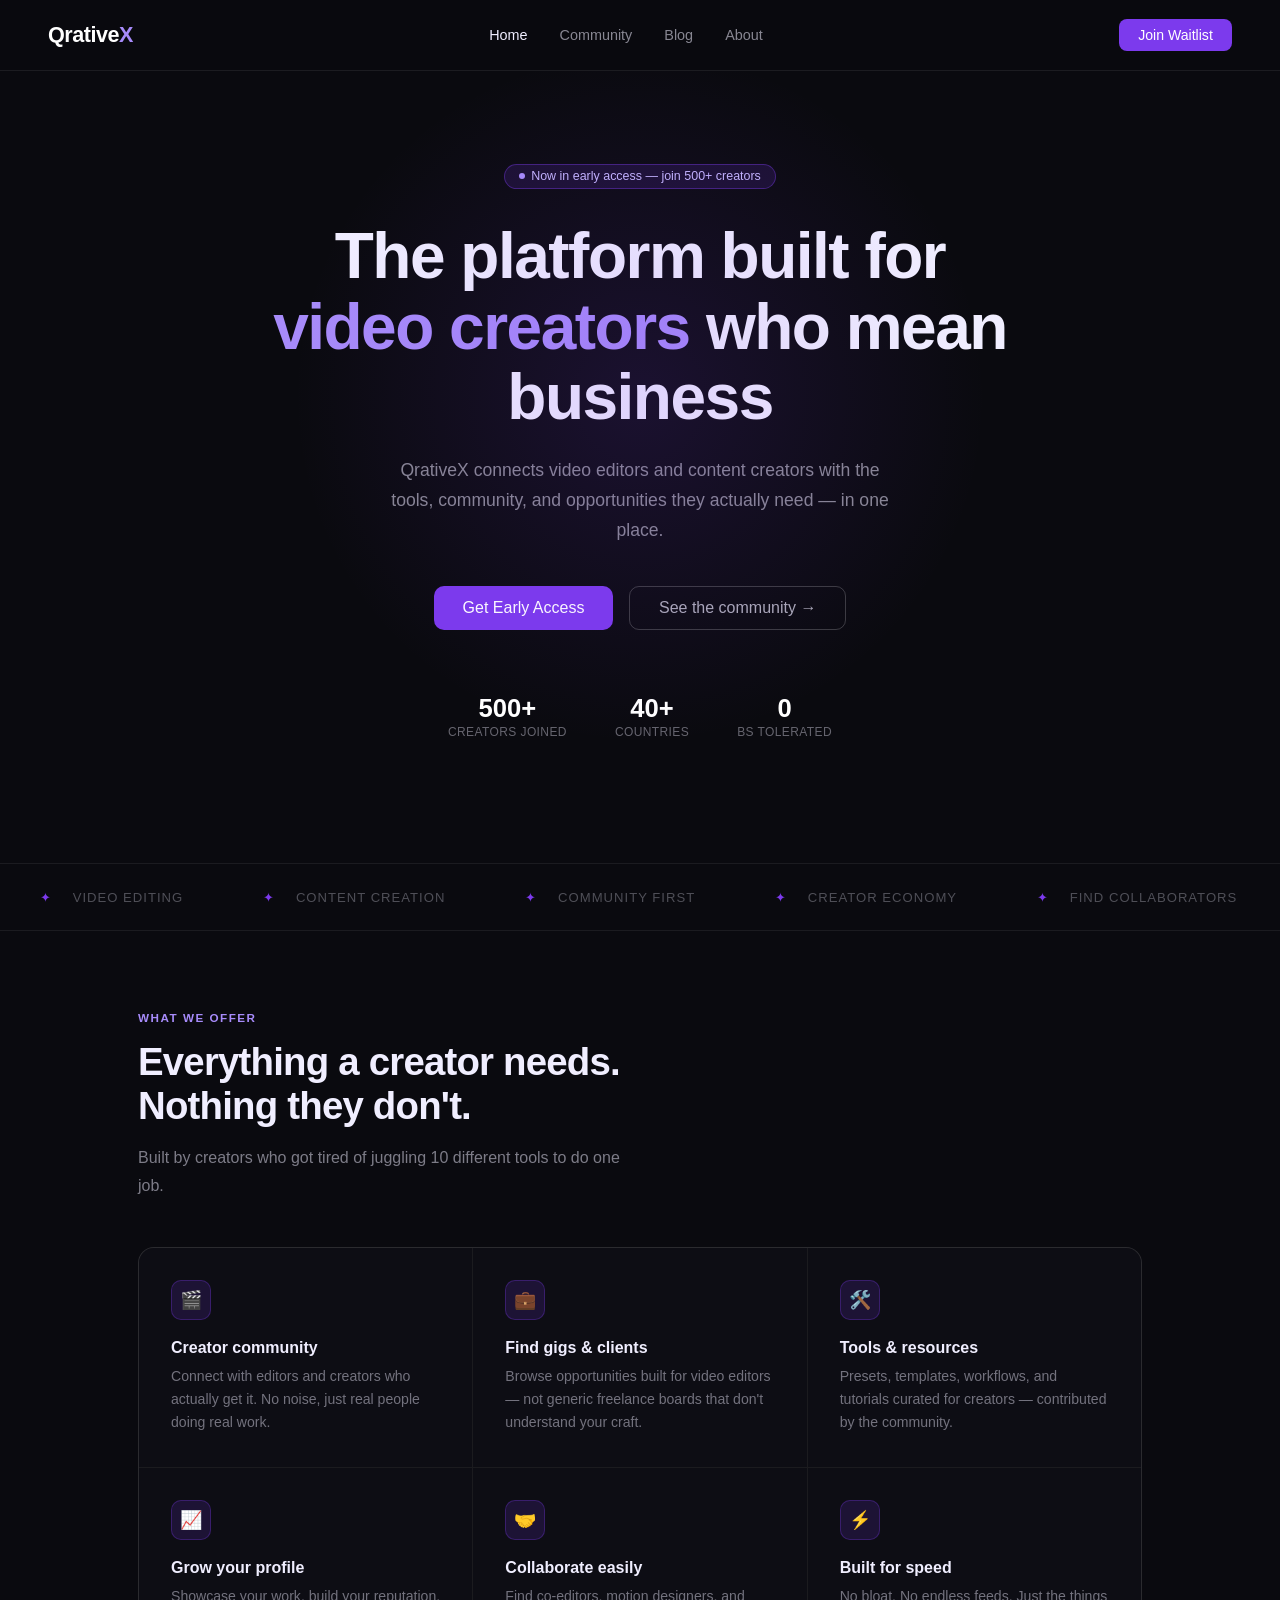
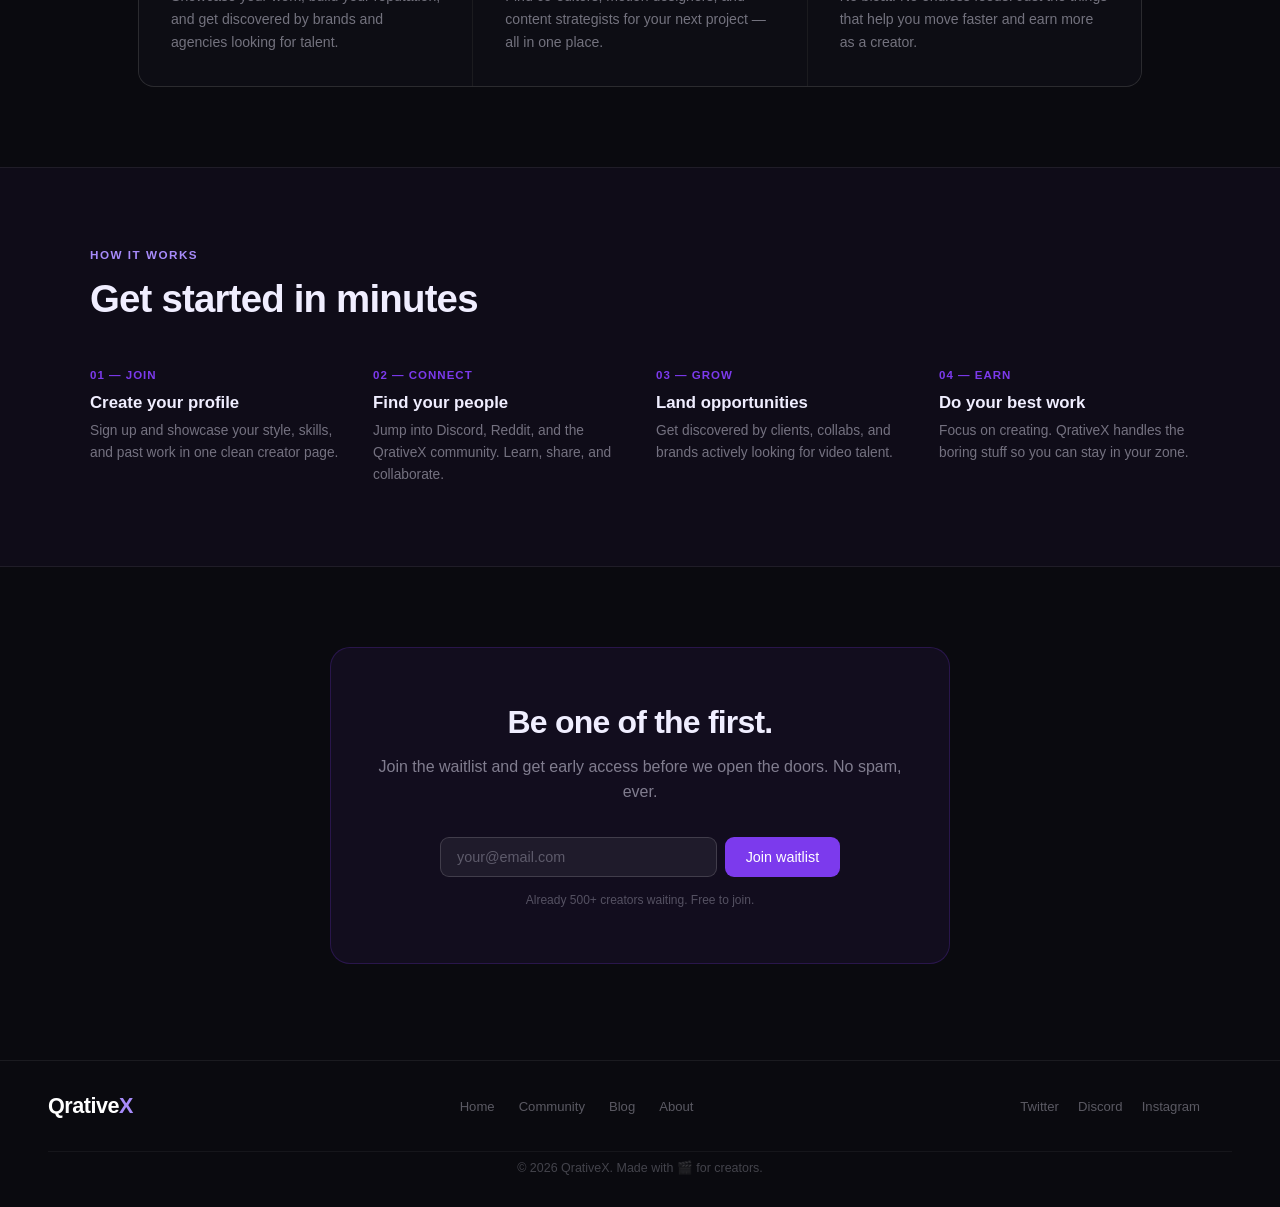
<file: index.html>
<!DOCTYPE html>
<html lang="en">
<head>
<meta charset="UTF-8">
<meta name="viewport" content="width=device-width, initial-scale=1.0">
<title>QrativeX — Platform for Video Creators</title>
<link rel="stylesheet" href="styles.css">
<link href="Blog.html">
<link href="Community.html">
<link href="About.html">
</head>
<body>

<nav>
  <div class="logo">Qrative<span>X</span></div>
  <ul class="nav-links">
    <li><a href="index.html" class="active">Home</a></li>
    <li><a href="community.html">Community</a></li>
    <li><a href="blog.html">Blog</a></li>
    <li><a href="about.html">About</a></li>
  </ul>
  <button class="nav-cta" onclick="document.getElementById('waitlist').scrollIntoView({behavior:'smooth'})">Join Waitlist</button>
  <button class="hamburger" onclick="toggleMenu()" aria-label="Menu">&#9776;</button>
</nav>
<div class="mobile-menu" id="mobileMenu">
  <a href="index.html">Home</a>
  <a href="community.html">Community</a>
  <a href="blog.html">Blog</a>
  <a href="about.html">About</a>
  <a href="#waitlist" onclick="closeMobileMenu()">Join Waitlist</a>
</div>

<section class="hero">
  <div class="badge"><div class="badge-dot"></div> Now in early access — join 500+ creators</div>
  <h1>The platform built for <em>video creators</em> who mean business</h1>
  <p class="hero-sub">QrativeX connects video editors and content creators with the tools, community, and opportunities they actually need — in one place.</p>
  <div class="hero-actions">
    <button class="btn-primary" onclick="document.getElementById('waitlist').scrollIntoView({behavior:'smooth'})">Get Early Access</button>
    <a href="community.html"><button class="btn-ghost">See the community →</button></a>
  </div>
  <div class="hero-stats">
    <div class="stat"><div class="stat-num">500+</div><div class="stat-label">Creators joined</div></div>
    <div class="stat"><div class="stat-num">40+</div><div class="stat-label">Countries</div></div>
    <div class="stat"><div class="stat-num">0</div><div class="stat-label">BS tolerated</div></div>
  </div>
</section>

<div class="marquee-wrap">
  <div class="marquee-track">
    <span class="marquee-item"><span>✦</span> Video Editing</span>
    <span class="marquee-item"><span>✦</span> Content Creation</span>
    <span class="marquee-item"><span>✦</span> Community First</span>
    <span class="marquee-item"><span>✦</span> Creator Economy</span>
    <span class="marquee-item"><span>✦</span> Find Collaborators</span>
    <span class="marquee-item"><span>✦</span> Get Paid Faster</span>
    <span class="marquee-item"><span>✦</span> Grow Your Brand</span>
    <span class="marquee-item"><span>✦</span> Video Editing</span>
    <span class="marquee-item"><span>✦</span> Content Creation</span>
    <span class="marquee-item"><span>✦</span> Community First</span>
    <span class="marquee-item"><span>✦</span> Creator Economy</span>
    <span class="marquee-item"><span>✦</span> Find Collaborators</span>
    <span class="marquee-item"><span>✦</span> Get Paid Faster</span>
    <span class="marquee-item"><span>✦</span> Grow Your Brand</span>
  </div>
</div>

<section class="section">
  <div class="section-label">What we offer</div>
  <div class="section-title">Everything a creator needs.<br>Nothing they don't.</div>
  <p class="section-sub">Built by creators who got tired of juggling 10 different tools to do one job.</p>
  <div class="features-grid">
    <div class="feature-card">
      <div class="feature-icon">🎬</div>
      <div class="feature-name">Creator community</div>
      <div class="feature-desc">Connect with editors and creators who actually get it. No noise, just real people doing real work.</div>
    </div>
    <div class="feature-card">
      <div class="feature-icon">💼</div>
      <div class="feature-name">Find gigs & clients</div>
      <div class="feature-desc">Browse opportunities built for video editors — not generic freelance boards that don't understand your craft.</div>
    </div>
    <div class="feature-card">
      <div class="feature-icon">🛠️</div>
      <div class="feature-name">Tools & resources</div>
      <div class="feature-desc">Presets, templates, workflows, and tutorials curated for creators — contributed by the community.</div>
    </div>
    <div class="feature-card">
      <div class="feature-icon">📈</div>
      <div class="feature-name">Grow your profile</div>
      <div class="feature-desc">Showcase your work, build your reputation, and get discovered by brands and agencies looking for talent.</div>
    </div>
    <div class="feature-card">
      <div class="feature-icon">🤝</div>
      <div class="feature-name">Collaborate easily</div>
      <div class="feature-desc">Find co-editors, motion designers, and content strategists for your next project — all in one place.</div>
    </div>
    <div class="feature-card">
      <div class="feature-icon">⚡</div>
      <div class="feature-name">Built for speed</div>
      <div class="feature-desc">No bloat. No endless feeds. Just the things that help you move faster and earn more as a creator.</div>
    </div>
  </div>
</section>

<div class="how-section">
  <div class="how-inner">
    <div class="section-label">How it works</div>
    <div class="section-title">Get started in minutes</div>
    <div class="steps">
      <div class="step"><div class="step-num">01 — JOIN</div><div class="step-title">Create your profile</div><div class="step-desc">Sign up and showcase your style, skills, and past work in one clean creator page.</div></div>
      <div class="step"><div class="step-num">02 — CONNECT</div><div class="step-title">Find your people</div><div class="step-desc">Jump into Discord, Reddit, and the QrativeX community. Learn, share, and collaborate.</div></div>
      <div class="step"><div class="step-num">03 — GROW</div><div class="step-title">Land opportunities</div><div class="step-desc">Get discovered by clients, collabs, and brands actively looking for video talent.</div></div>
      <div class="step"><div class="step-num">04 — EARN</div><div class="step-title">Do your best work</div><div class="step-desc">Focus on creating. QrativeX handles the boring stuff so you can stay in your zone.</div></div>
    </div>
  </div>
</div>

<section class="cta-section" id="waitlist">
  <div class="cta-box">
    <h2>Be one of the first.</h2>
    <p>Join the waitlist and get early access before we open the doors. No spam, ever.</p>
    <div class="email-row">
      <input type="email" placeholder="your@email.com" id="emailInput"/>
      <button onclick="handleWaitlist()">Join waitlist</button>
    </div>
    <div class="cta-note" id="waitlistNote">Already 500+ creators waiting. Free to join.</div>
  </div>
</section>

<footer>
  <div class="logo">Qrative<span>X</span></div>
  <div class="footer-links">
    <a href="index.html">Home</a>
    <a href="community.html">Community</a>
    <a href="blog.html">Blog</a>
    <a href="about.html">About</a>
  </div>
  <div class="footer-socials">
    <a href="#">Twitter</a>
    <a href="#">Discord</a>
    <a href="#">Instagram</a>
  </div>
  <div class="footer-copy">© 2026 QrativeX. Made with 🎬 for creators.</div>
</footer>

<script src="main.js"></script>
</body>
</html>
</file>
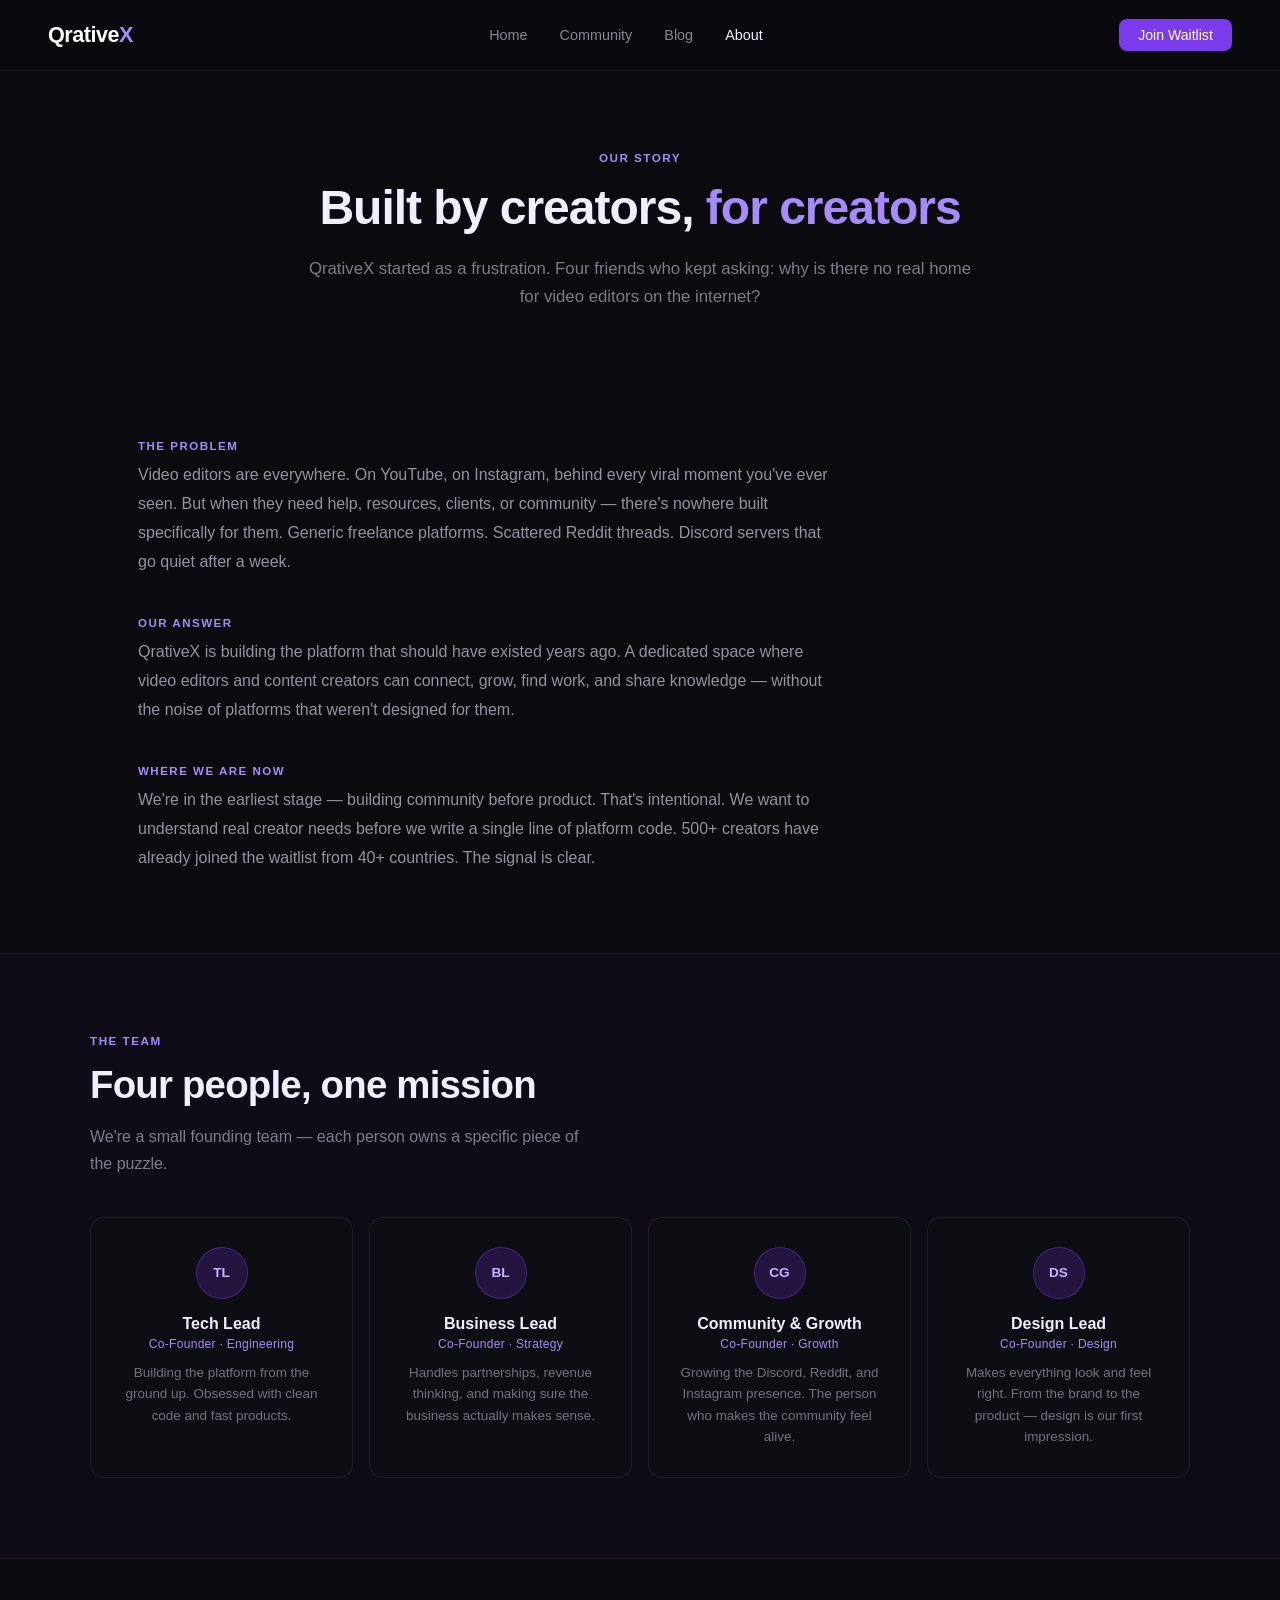
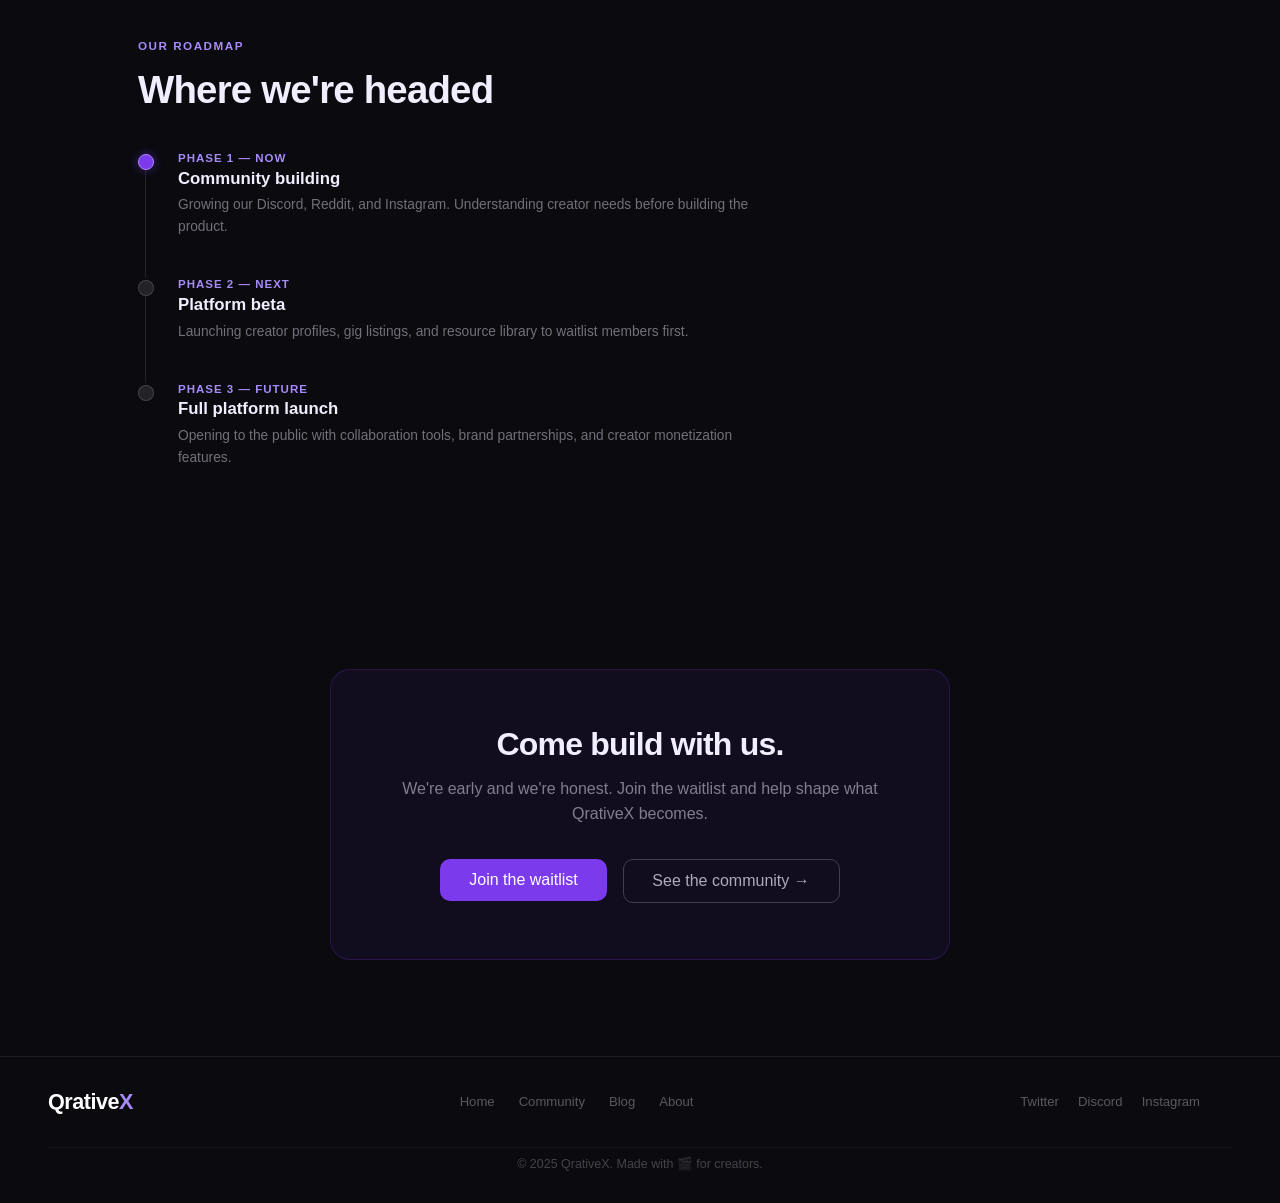
<file: about.html>
<!DOCTYPE html>
<html lang="en">
<head>
<meta charset="UTF-8">
<meta name="viewport" content="width=device-width, initial-scale=1.0">
<title>About — QrativeX</title>
<link rel="stylesheet" href="styles.css">
</head>
<body>

<nav>
  <div class="logo">Qrative<span>X</span></div>
  <ul class="nav-links">
    <li><a href="index.html">Home</a></li>
    <li><a href="community.html">Community</a></li>
    <li><a href="blog.html">Blog</a></li>
    <li><a href="about.html" class="active">About</a></li>
  </ul>
  <button class="nav-cta" onclick="window.location.href='index.html#waitlist'">Join Waitlist</button>
  <button class="hamburger" onclick="toggleMenu()" aria-label="Menu">&#9776;</button>
</nav>
<div class="mobile-menu" id="mobileMenu">
  <a href="index.html">Home</a>
  <a href="community.html">Community</a>
  <a href="blog.html">Blog</a>
  <a href="about.html">About</a>
  <a href="index.html#waitlist" onclick="closeMobileMenu()">Join Waitlist</a>
</div>

<div class="page-hero">
  <div class="section-label">Our story</div>
  <h1 class="page-title">Built by creators, <em>for creators</em></h1>
  <p class="page-sub">QrativeX started as a frustration. Four friends who kept asking: why is there no real home for video editors on the internet?</p>
</div>

<section class="section">
  <div class="about-story">
    <div class="story-block">
      <div class="story-label">The problem</div>
      <p class="story-text">Video editors are everywhere. On YouTube, on Instagram, behind every viral moment you've ever seen. But when they need help, resources, clients, or community — there's nowhere built specifically for them. Generic freelance platforms. Scattered Reddit threads. Discord servers that go quiet after a week.</p>
    </div>
    <div class="story-block">
      <div class="story-label">Our answer</div>
      <p class="story-text">QrativeX is building the platform that should have existed years ago. A dedicated space where video editors and content creators can connect, grow, find work, and share knowledge — without the noise of platforms that weren't designed for them.</p>
    </div>
    <div class="story-block">
      <div class="story-label">Where we are now</div>
      <p class="story-text">We're in the earliest stage — building community before product. That's intentional. We want to understand real creator needs before we write a single line of platform code. 500+ creators have already joined the waitlist from 40+ countries. The signal is clear.</p>
    </div>
  </div>
</section>

<div class="how-section">
  <div class="how-inner">
    <div class="section-label">The team</div>
    <div class="section-title">Four people, one mission</div>
    <p class="section-sub" style="margin-bottom:2.5rem;">We're a small founding team — each person owns a specific piece of the puzzle.</p>
    <div class="team-grid">
      <div class="team-card">
        <div class="team-avatar">TL</div>
        <div class="team-name">Tech Lead</div>
        <div class="team-role">Co-Founder · Engineering</div>
        <div class="team-desc">Building the platform from the ground up. Obsessed with clean code and fast products.</div>
      </div>
      <div class="team-card">
        <div class="team-avatar">BL</div>
        <div class="team-name">Business Lead</div>
        <div class="team-role">Co-Founder · Strategy</div>
        <div class="team-desc">Handles partnerships, revenue thinking, and making sure the business actually makes sense.</div>
      </div>
      <div class="team-card">
        <div class="team-avatar">CG</div>
        <div class="team-name">Community & Growth</div>
        <div class="team-role">Co-Founder · Growth</div>
        <div class="team-desc">Growing the Discord, Reddit, and Instagram presence. The person who makes the community feel alive.</div>
      </div>
      <div class="team-card">
        <div class="team-avatar">DS</div>
        <div class="team-name">Design Lead</div>
        <div class="team-role">Co-Founder · Design</div>
        <div class="team-desc">Makes everything look and feel right. From the brand to the product — design is our first impression.</div>
      </div>
    </div>
  </div>
</div>

<section class="section">
  <div class="section-label">Our roadmap</div>
  <div class="section-title">Where we're headed</div>
  <div class="roadmap-list">
    <div class="roadmap-item active">
      <div class="roadmap-dot active-dot"></div>
      <div class="roadmap-content">
        <div class="roadmap-phase">Phase 1 — Now</div>
        <div class="roadmap-title">Community building</div>
        <div class="roadmap-desc">Growing our Discord, Reddit, and Instagram. Understanding creator needs before building the product.</div>
      </div>
    </div>
    <div class="roadmap-item">
      <div class="roadmap-dot"></div>
      <div class="roadmap-content">
        <div class="roadmap-phase">Phase 2 — Next</div>
        <div class="roadmap-title">Platform beta</div>
        <div class="roadmap-desc">Launching creator profiles, gig listings, and resource library to waitlist members first.</div>
      </div>
    </div>
    <div class="roadmap-item">
      <div class="roadmap-dot"></div>
      <div class="roadmap-content">
        <div class="roadmap-phase">Phase 3 — Future</div>
        <div class="roadmap-title">Full platform launch</div>
        <div class="roadmap-desc">Opening to the public with collaboration tools, brand partnerships, and creator monetization features.</div>
      </div>
    </div>
  </div>
</section>

<section class="cta-section">
  <div class="cta-box">
    <h2>Come build with us.</h2>
    <p>We're early and we're honest. Join the waitlist and help shape what QrativeX becomes.</p>
    <div class="hero-actions" style="justify-content:center; margin-top:0;">
      <a href="index.html#waitlist"><button class="btn-primary">Join the waitlist</button></a>
      <a href="community.html"><button class="btn-ghost">See the community →</button></a>
    </div>
  </div>
</section>

<footer>
  <div class="logo">Qrative<span>X</span></div>
  <div class="footer-links">
    <a href="index.html">Home</a>
    <a href="community.html">Community</a>
    <a href="blog.html">Blog</a>
    <a href="about.html">About</a>
  </div>
  <div class="footer-socials">
    <a href="#">Twitter</a>
    <a href="#">Discord</a>
    <a href="#">Instagram</a>
  </div>
  <div class="footer-copy">© 2025 QrativeX. Made with 🎬 for creators.</div>
</footer>

<script src="main.js"></script>
</body>
</html>
</file>
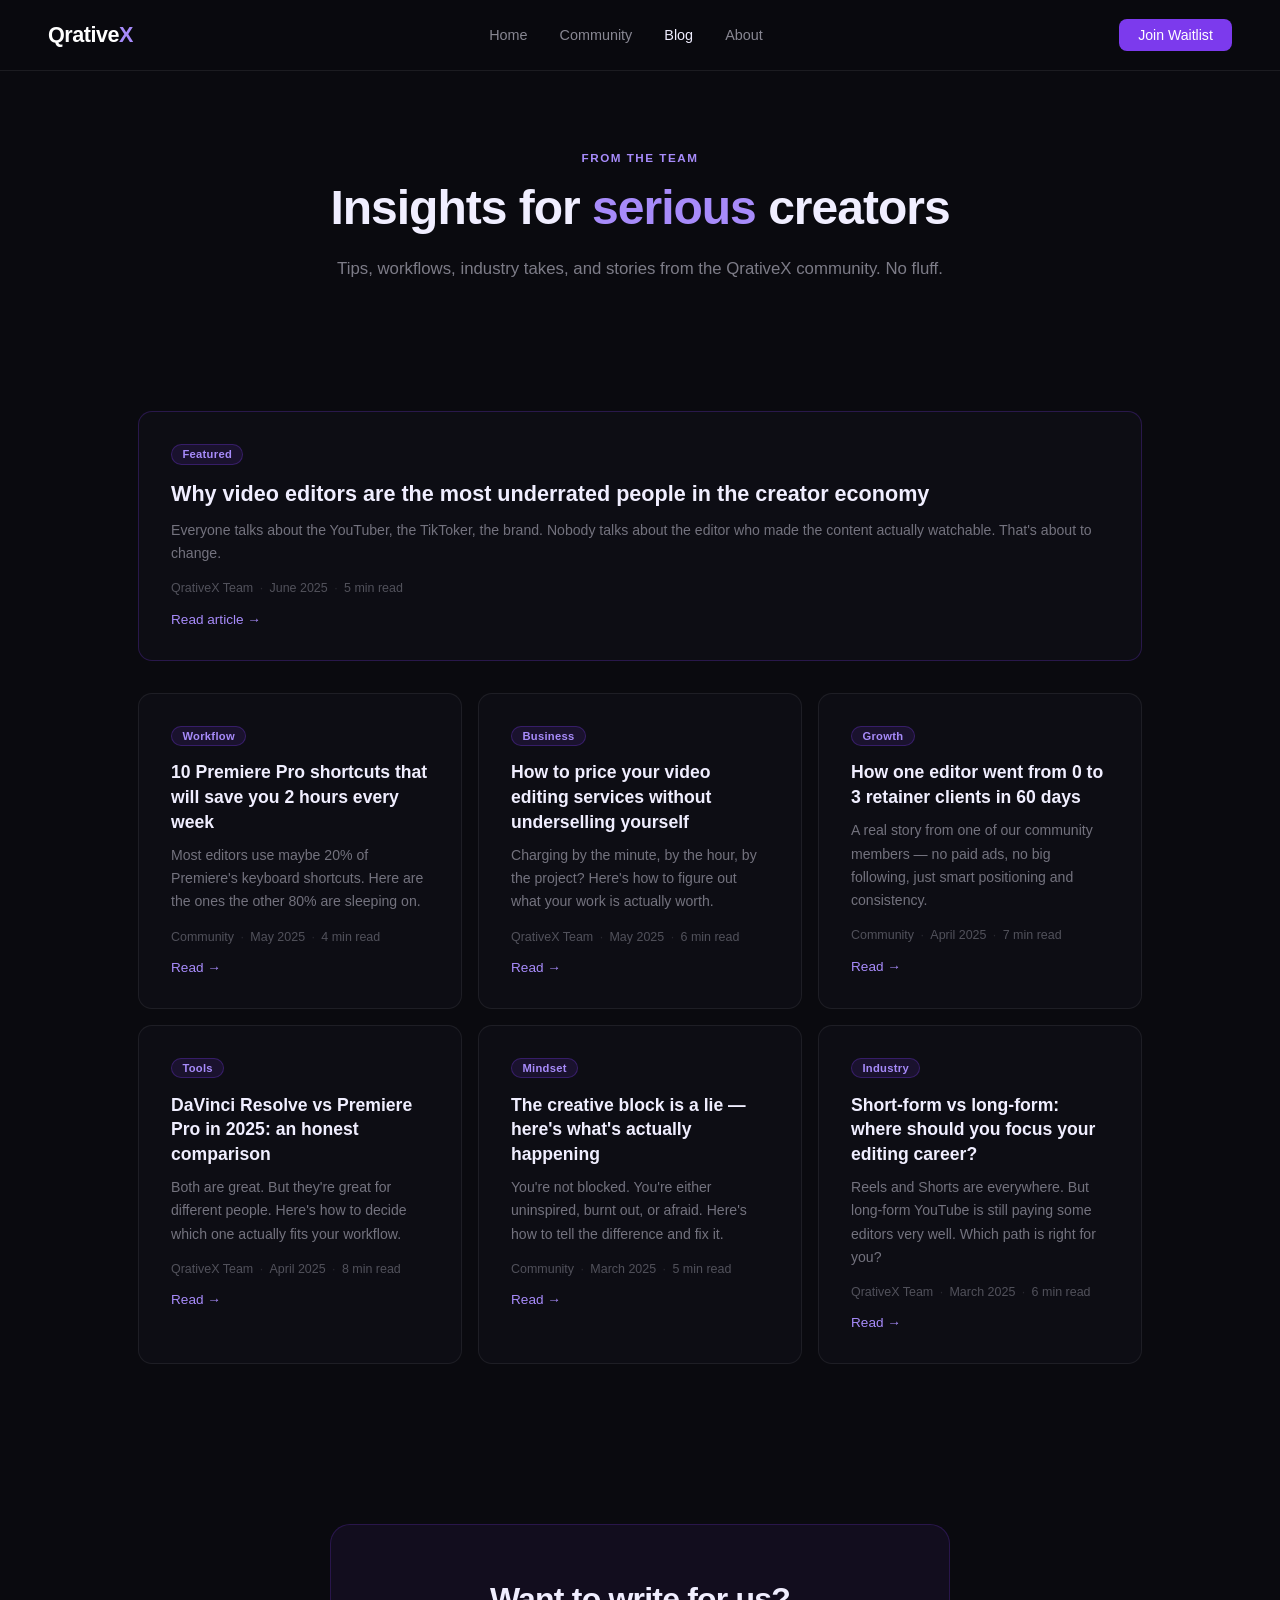
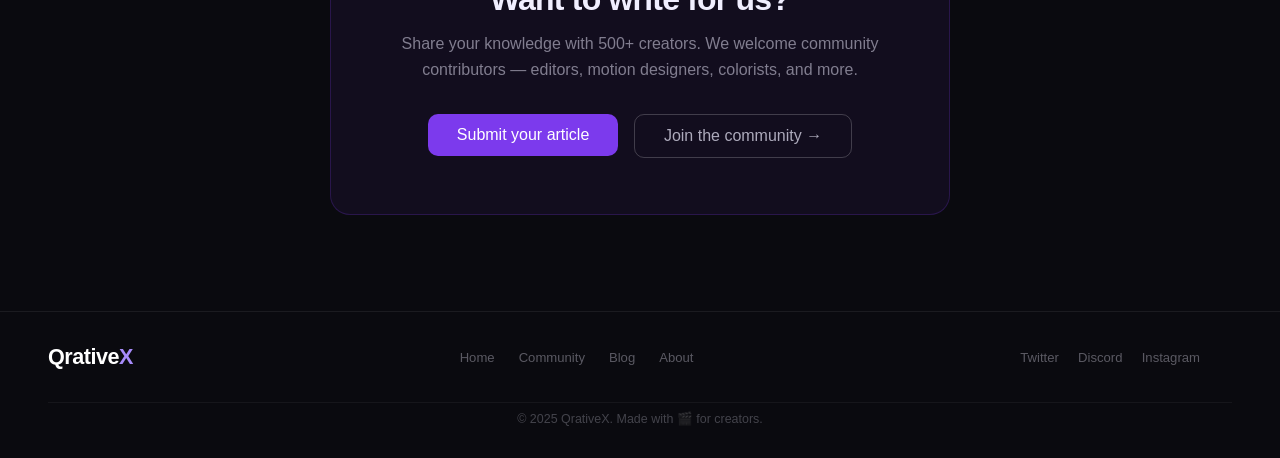
<file: blog.html>
<!DOCTYPE html>
<html lang="en">
<head>
<meta charset="UTF-8">
<meta name="viewport" content="width=device-width, initial-scale=1.0">
<title>Blog — QrativeX</title>
<link rel="stylesheet" href="styles.css">
</head>
<body>

<nav>
  <div class="logo">Qrative<span>X</span></div>
  <ul class="nav-links">
    <li><a href="index.html">Home</a></li>
    <li><a href="community.html">Community</a></li>
    <li><a href="blog.html" class="active">Blog</a></li>
    <li><a href="about.html">About</a></li>
  </ul>
  <button class="nav-cta" onclick="window.location.href='index.html#waitlist'">Join Waitlist</button>
  <button class="hamburger" onclick="toggleMenu()" aria-label="Menu">&#9776;</button>
</nav>
<div class="mobile-menu" id="mobileMenu">
  <a href="index.html">Home</a>
  <a href="community.html">Community</a>
  <a href="blog.html">Blog</a>
  <a href="about.html">About</a>
  <a href="index.html#waitlist" onclick="closeMobileMenu()">Join Waitlist</a>
</div>

<div class="page-hero">
  <div class="section-label">From the team</div>
  <h1 class="page-title">Insights for <em>serious</em> creators</h1>
  <p class="page-sub">Tips, workflows, industry takes, and stories from the QrativeX community. No fluff.</p>
</div>

<section class="section">
  <div class="blog-featured">
    <div class="blog-card featured">
      <div class="blog-tag">Featured</div>
      <div class="blog-title">Why video editors are the most underrated people in the creator economy</div>
      <div class="blog-excerpt">Everyone talks about the YouTuber, the TikToker, the brand. Nobody talks about the editor who made the content actually watchable. That's about to change.</div>
      <div class="blog-meta">
        <span class="blog-author">QrativeX Team</span>
        <span class="blog-dot">·</span>
        <span class="blog-date">June 2025</span>
        <span class="blog-dot">·</span>
        <span class="blog-read">5 min read</span>
      </div>
      <a href="#" class="blog-link">Read article →</a>
    </div>
  </div>

  <div class="blog-grid">
    <div class="blog-card">
      <div class="blog-tag">Workflow</div>
      <div class="blog-title">10 Premiere Pro shortcuts that will save you 2 hours every week</div>
      <div class="blog-excerpt">Most editors use maybe 20% of Premiere's keyboard shortcuts. Here are the ones the other 80% are sleeping on.</div>
      <div class="blog-meta">
        <span class="blog-author">Community</span>
        <span class="blog-dot">·</span>
        <span class="blog-date">May 2025</span>
        <span class="blog-dot">·</span>
        <span class="blog-read">4 min read</span>
      </div>
      <a href="#" class="blog-link">Read →</a>
    </div>
    <div class="blog-card">
      <div class="blog-tag">Business</div>
      <div class="blog-title">How to price your video editing services without underselling yourself</div>
      <div class="blog-excerpt">Charging by the minute, by the hour, by the project? Here's how to figure out what your work is actually worth.</div>
      <div class="blog-meta">
        <span class="blog-author">QrativeX Team</span>
        <span class="blog-dot">·</span>
        <span class="blog-date">May 2025</span>
        <span class="blog-dot">·</span>
        <span class="blog-read">6 min read</span>
      </div>
      <a href="#" class="blog-link">Read →</a>
    </div>
    <div class="blog-card">
      <div class="blog-tag">Growth</div>
      <div class="blog-title">How one editor went from 0 to 3 retainer clients in 60 days</div>
      <div class="blog-excerpt">A real story from one of our community members — no paid ads, no big following, just smart positioning and consistency.</div>
      <div class="blog-meta">
        <span class="blog-author">Community</span>
        <span class="blog-dot">·</span>
        <span class="blog-date">April 2025</span>
        <span class="blog-dot">·</span>
        <span class="blog-read">7 min read</span>
      </div>
      <a href="#" class="blog-link">Read →</a>
    </div>
    <div class="blog-card">
      <div class="blog-tag">Tools</div>
      <div class="blog-title">DaVinci Resolve vs Premiere Pro in 2025: an honest comparison</div>
      <div class="blog-excerpt">Both are great. But they're great for different people. Here's how to decide which one actually fits your workflow.</div>
      <div class="blog-meta">
        <span class="blog-author">QrativeX Team</span>
        <span class="blog-dot">·</span>
        <span class="blog-date">April 2025</span>
        <span class="blog-dot">·</span>
        <span class="blog-read">8 min read</span>
      </div>
      <a href="#" class="blog-link">Read →</a>
    </div>
    <div class="blog-card">
      <div class="blog-tag">Mindset</div>
      <div class="blog-title">The creative block is a lie — here's what's actually happening</div>
      <div class="blog-excerpt">You're not blocked. You're either uninspired, burnt out, or afraid. Here's how to tell the difference and fix it.</div>
      <div class="blog-meta">
        <span class="blog-author">Community</span>
        <span class="blog-dot">·</span>
        <span class="blog-date">March 2025</span>
        <span class="blog-dot">·</span>
        <span class="blog-read">5 min read</span>
      </div>
      <a href="#" class="blog-link">Read →</a>
    </div>
    <div class="blog-card">
      <div class="blog-tag">Industry</div>
      <div class="blog-title">Short-form vs long-form: where should you focus your editing career?</div>
      <div class="blog-excerpt">Reels and Shorts are everywhere. But long-form YouTube is still paying some editors very well. Which path is right for you?</div>
      <div class="blog-meta">
        <span class="blog-author">QrativeX Team</span>
        <span class="blog-dot">·</span>
        <span class="blog-date">March 2025</span>
        <span class="blog-dot">·</span>
        <span class="blog-read">6 min read</span>
      </div>
      <a href="#" class="blog-link">Read →</a>
    </div>
  </div>
</section>

<section class="cta-section">
  <div class="cta-box">
    <h2>Want to write for us?</h2>
    <p>Share your knowledge with 500+ creators. We welcome community contributors — editors, motion designers, colorists, and more.</p>
    <div class="hero-actions" style="justify-content:center; margin-top:0;">
      <a href="#"><button class="btn-primary">Submit your article</button></a>
      <a href="community.html"><button class="btn-ghost">Join the community →</button></a>
    </div>
  </div>
</section>

<footer>
  <div class="logo">Qrative<span>X</span></div>
  <div class="footer-links">
    <a href="index.html">Home</a>
    <a href="community.html">Community</a>
    <a href="blog.html">Blog</a>
    <a href="about.html">About</a>
  </div>
  <div class="footer-socials">
    <a href="#">Twitter</a>
    <a href="#">Discord</a>
    <a href="#">Instagram</a>
  </div>
  <div class="footer-copy">© 2025 QrativeX. Made with 🎬 for creators.</div>
</footer>

<script src="main.js"></script>
</body>
</html>
</file>
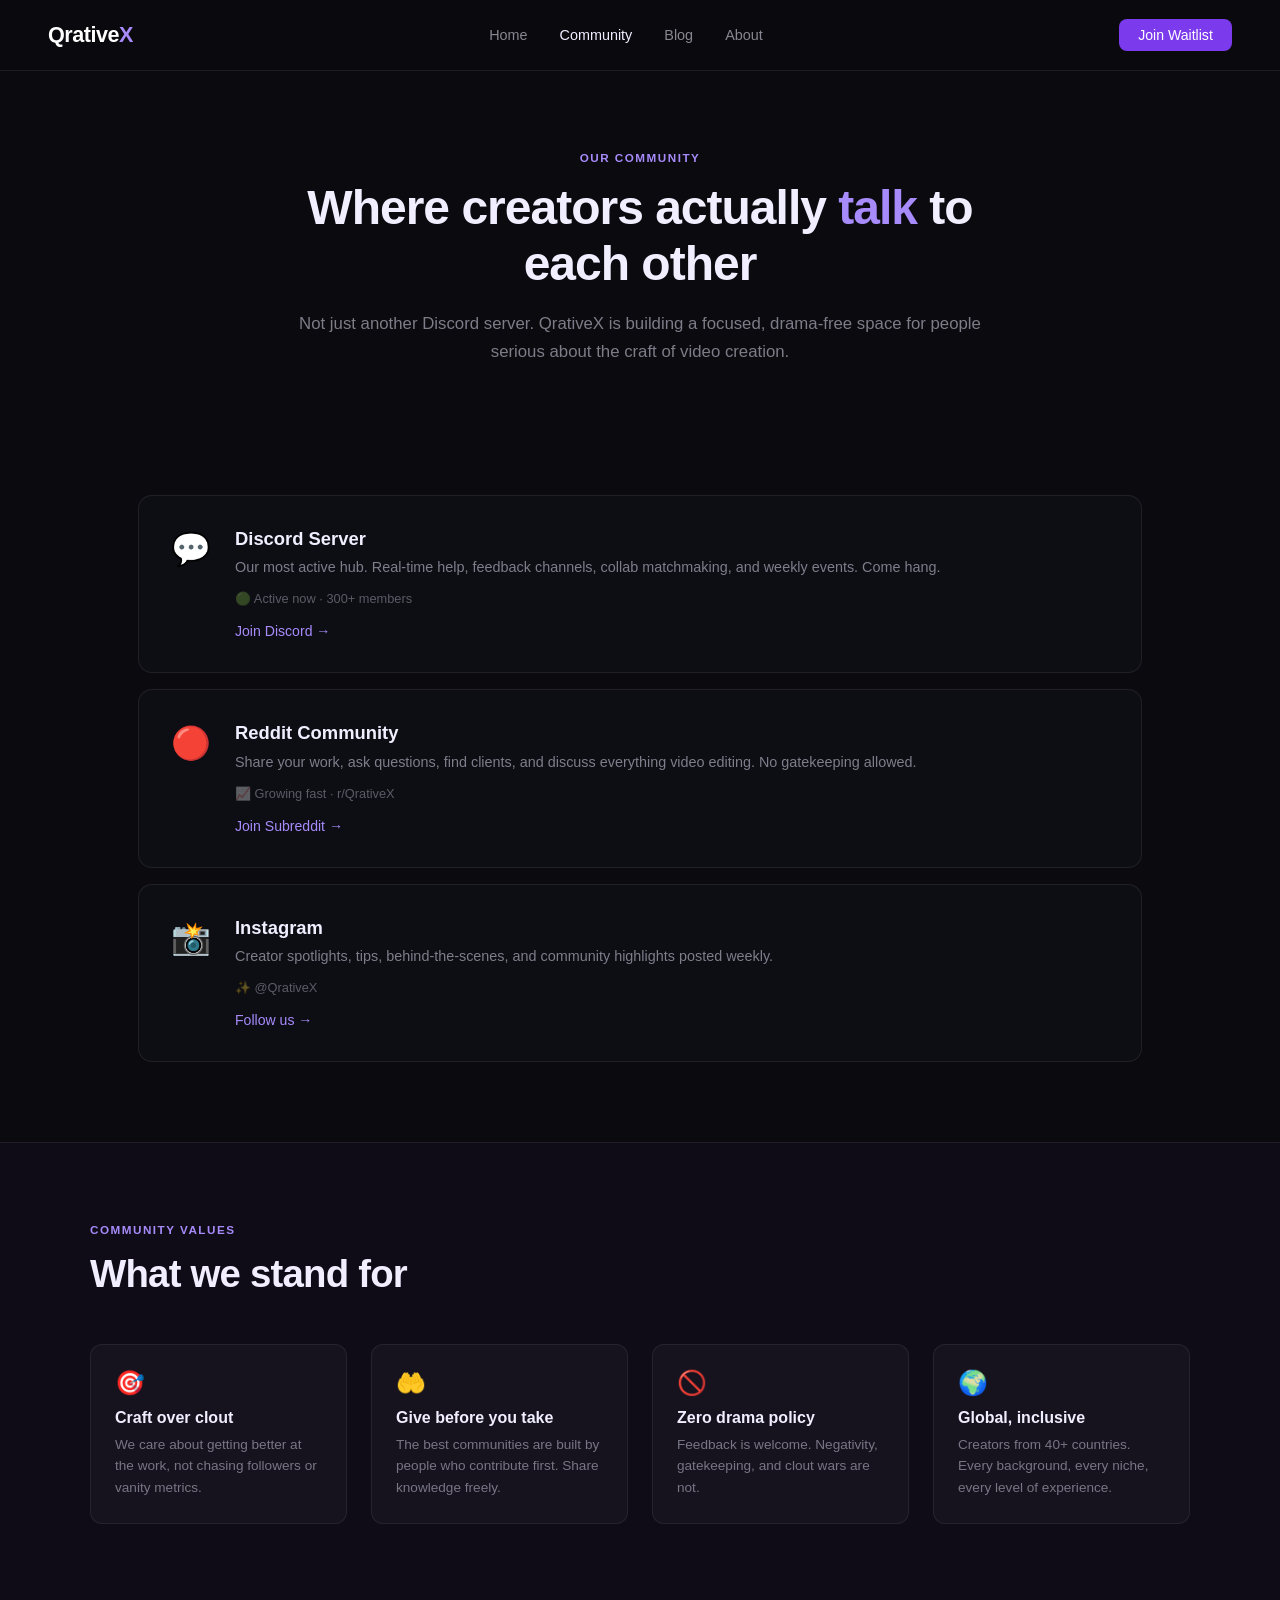
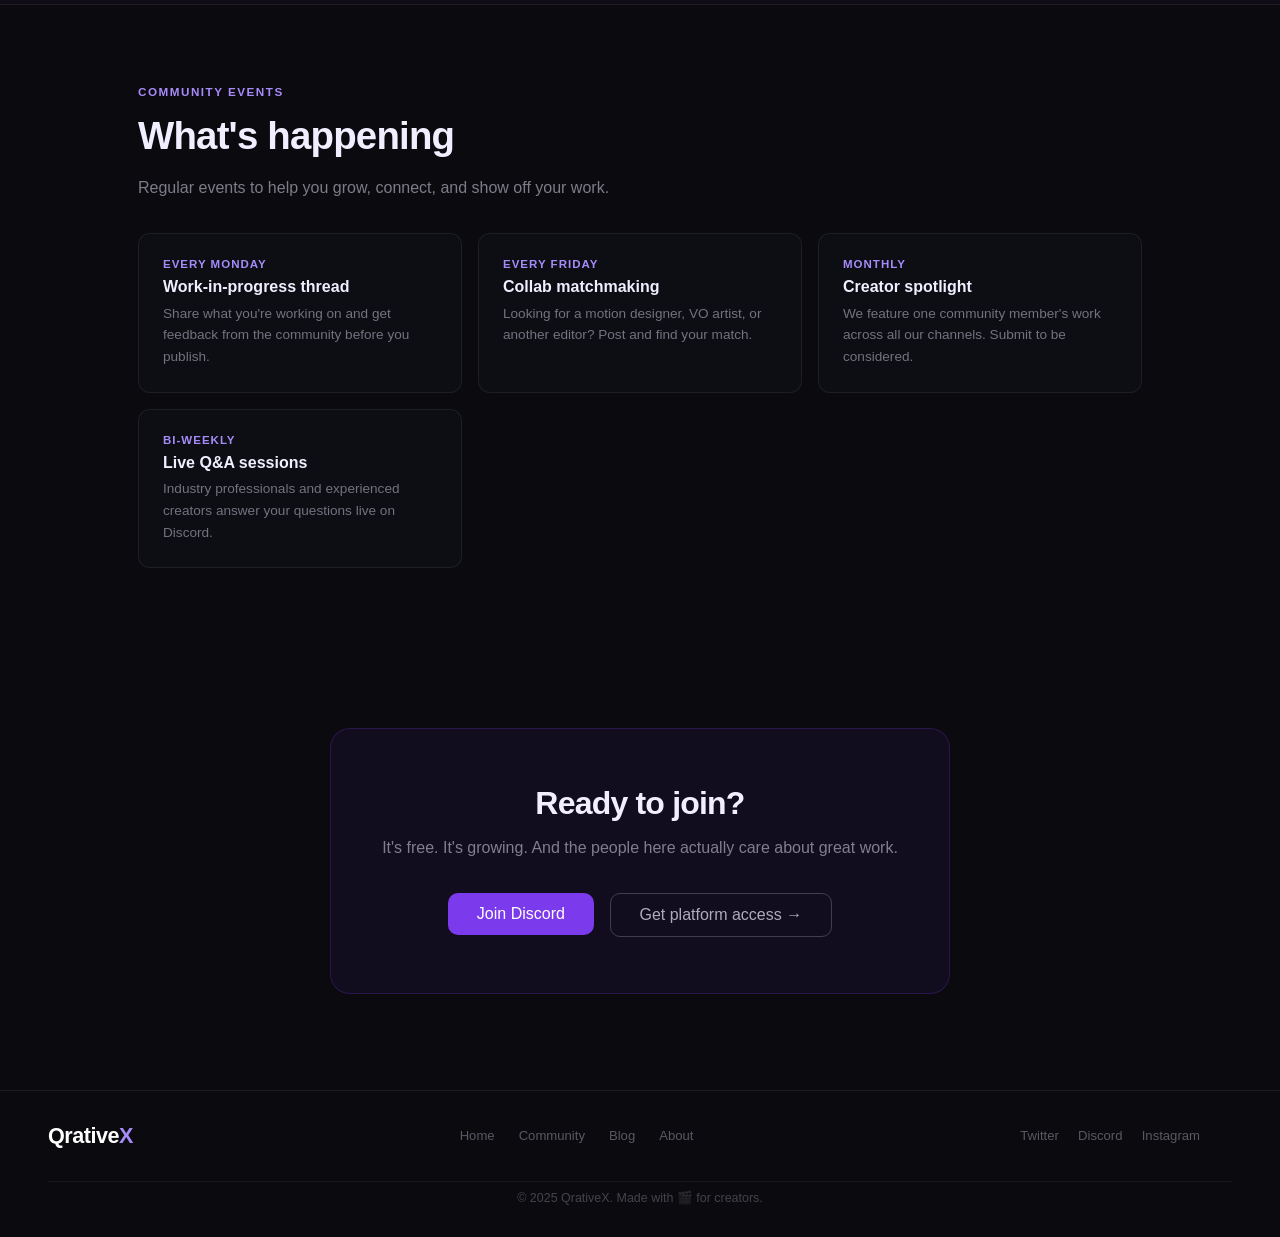
<file: community.html>
<!DOCTYPE html>
<html lang="en">
<head>
<meta charset="UTF-8">
<meta name="viewport" content="width=device-width, initial-scale=1.0">
<title>Community — QrativeX</title>
<link rel="stylesheet" href="styles.css">
</head>
<body>

<nav>
  <div class="logo">Qrative<span>X</span></div>
  <ul class="nav-links">
    <li><a href="index.html">Home</a></li>
    <li><a href="community.html" class="active">Community</a></li>
    <li><a href="blog.html">Blog</a></li>
    <li><a href="about.html">About</a></li>
  </ul>
  <button class="nav-cta" onclick="window.location.href='index.html#waitlist'">Join Waitlist</button>
  <button class="hamburger" onclick="toggleMenu()" aria-label="Menu">&#9776;</button>
</nav>
<div class="mobile-menu" id="mobileMenu">
  <a href="index.html">Home</a>
  <a href="community.html">Community</a>
  <a href="blog.html">Blog</a>
  <a href="about.html">About</a>
  <a href="index.html#waitlist" onclick="closeMobileMenu()">Join Waitlist</a>
</div>

<div class="page-hero">
  <div class="section-label">Our community</div>
  <h1 class="page-title">Where creators actually <em>talk</em> to each other</h1>
  <p class="page-sub">Not just another Discord server. QrativeX is building a focused, drama-free space for people serious about the craft of video creation.</p>
</div>

<section class="section">
  <div class="community-platforms">
    <div class="platform-card big">
      <div class="platform-icon">💬</div>
      <div class="platform-info">
        <div class="platform-name">Discord Server</div>
        <div class="platform-desc">Our most active hub. Real-time help, feedback channels, collab matchmaking, and weekly events. Come hang.</div>
        <div class="platform-meta">🟢 Active now · 300+ members</div>
        <a href="#" class="platform-btn">Join Discord →</a>
      </div>
    </div>
    <div class="platform-card big">
      <div class="platform-icon">🔴</div>
      <div class="platform-info">
        <div class="platform-name">Reddit Community</div>
        <div class="platform-desc">Share your work, ask questions, find clients, and discuss everything video editing. No gatekeeping allowed.</div>
        <div class="platform-meta">📈 Growing fast · r/QrativeX</div>
        <a href="#" class="platform-btn">Join Subreddit →</a>
      </div>
    </div>
    <div class="platform-card big">
      <div class="platform-icon">📸</div>
      <div class="platform-info">
        <div class="platform-name">Instagram</div>
        <div class="platform-desc">Creator spotlights, tips, behind-the-scenes, and community highlights posted weekly.</div>
        <div class="platform-meta">✨ @QrativeX</div>
        <a href="#" class="platform-btn">Follow us →</a>
      </div>
    </div>
  </div>
</section>

<div class="how-section">
  <div class="how-inner">
    <div class="section-label">Community values</div>
    <div class="section-title">What we stand for</div>
    <div class="values-grid">
      <div class="value-item">
        <div class="value-emoji">🎯</div>
        <div class="value-title">Craft over clout</div>
        <div class="value-desc">We care about getting better at the work, not chasing followers or vanity metrics.</div>
      </div>
      <div class="value-item">
        <div class="value-emoji">🤲</div>
        <div class="value-title">Give before you take</div>
        <div class="value-desc">The best communities are built by people who contribute first. Share knowledge freely.</div>
      </div>
      <div class="value-item">
        <div class="value-emoji">🚫</div>
        <div class="value-title">Zero drama policy</div>
        <div class="value-desc">Feedback is welcome. Negativity, gatekeeping, and clout wars are not.</div>
      </div>
      <div class="value-item">
        <div class="value-emoji">🌍</div>
        <div class="value-title">Global, inclusive</div>
        <div class="value-desc">Creators from 40+ countries. Every background, every niche, every level of experience.</div>
      </div>
    </div>
  </div>
</div>

<section class="section">
  <div class="section-label">Community events</div>
  <div class="section-title">What's happening</div>
  <p class="section-sub">Regular events to help you grow, connect, and show off your work.</p>
  <div class="events-list">
    <div class="event-card">
      <div class="event-date">Every Monday</div>
      <div class="event-name">Work-in-progress thread</div>
      <div class="event-desc">Share what you're working on and get feedback from the community before you publish.</div>
    </div>
    <div class="event-card">
      <div class="event-date">Every Friday</div>
      <div class="event-name">Collab matchmaking</div>
      <div class="event-desc">Looking for a motion designer, VO artist, or another editor? Post and find your match.</div>
    </div>
    <div class="event-card">
      <div class="event-date">Monthly</div>
      <div class="event-name">Creator spotlight</div>
      <div class="event-desc">We feature one community member's work across all our channels. Submit to be considered.</div>
    </div>
    <div class="event-card">
      <div class="event-date">Bi-weekly</div>
      <div class="event-name">Live Q&A sessions</div>
      <div class="event-desc">Industry professionals and experienced creators answer your questions live on Discord.</div>
    </div>
  </div>
</section>

<section class="cta-section">
  <div class="cta-box">
    <h2>Ready to join?</h2>
    <p>It's free. It's growing. And the people here actually care about great work.</p>
    <div class="hero-actions" style="justify-content:center; margin-top:0;">
      <a href="#"><button class="btn-primary">Join Discord</button></a>
      <a href="index.html#waitlist"><button class="btn-ghost">Get platform access →</button></a>
    </div>
  </div>
</section>

<footer>
  <div class="logo">Qrative<span>X</span></div>
  <div class="footer-links">
    <a href="index.html">Home</a>
    <a href="community.html">Community</a>
    <a href="blog.html">Blog</a>
    <a href="about.html">About</a>
  </div>
  <div class="footer-socials">
    <a href="#">Twitter</a>
    <a href="#">Discord</a>
    <a href="#">Instagram</a>
  </div>
  <div class="footer-copy">© 2025 QrativeX. Made with 🎬 for creators.</div>
</footer>

<script src="main.js"></script>
</body>
</html>
</file>
<file: styles.css>
* { margin: 0; padding: 0; box-sizing: border-box; }
body { font-family: 'Inter', -apple-system, BlinkMacSystemFont, sans-serif; background: #0a0a0f; color: #f0eeff; overflow-x: hidden; }

/* NAV */
nav { display: flex; justify-content: space-between; align-items: center; padding: 1.2rem 3rem; border-bottom: 0.5px solid rgba(255,255,255,0.08); position: sticky; top: 0; background: rgba(10,10,15,0.95); backdrop-filter: blur(12px); z-index: 100; }
.logo { font-size: 1.35rem; font-weight: 600; letter-spacing: -0.5px; color: #fff; text-decoration: none; }
.logo span { color: #a78bfa; }
.nav-links { display: flex; gap: 2rem; list-style: none; }
.nav-links a { color: rgba(240,238,255,0.55); text-decoration: none; font-size: 0.9rem; transition: color 0.2s; }
.nav-links a:hover, .nav-links a.active { color: #f0eeff; }
.nav-cta { background: #7c3aed; color: #fff; border: none; padding: 0.5rem 1.2rem; border-radius: 8px; font-size: 0.88rem; cursor: pointer; font-weight: 500; transition: background 0.2s; }
.nav-cta:hover { background: #6d28d9; }
.hamburger { display: none; background: none; border: none; color: #f0eeff; font-size: 1.4rem; cursor: pointer; }
.mobile-menu { display: none; flex-direction: column; background: #0d0d14; border-bottom: 0.5px solid rgba(255,255,255,0.08); padding: 1rem 2rem; gap: 1rem; }
.mobile-menu a { color: rgba(240,238,255,0.7); text-decoration: none; font-size: 1rem; padding: 0.4rem 0; }
.mobile-menu.open { display: flex; }

/* HERO */
.hero { min-height: 88vh; display: flex; flex-direction: column; align-items: center; justify-content: center; text-align: center; padding: 4rem 2rem 6rem; position: relative; overflow: hidden; }
.hero::before { content: ''; position: absolute; width: 700px; height: 700px; border-radius: 50%; background: radial-gradient(circle, rgba(124,58,237,0.15) 0%, transparent 70%); top: 50%; left: 50%; transform: translate(-50%, -60%); pointer-events: none; }
.badge { display: inline-flex; align-items: center; gap: 6px; background: rgba(124,58,237,0.15); border: 0.5px solid rgba(124,58,237,0.4); color: #c4b5fd; font-size: 0.78rem; padding: 0.3rem 0.9rem; border-radius: 999px; margin-bottom: 2rem; font-weight: 500; }
.badge-dot { width: 6px; height: 6px; border-radius: 50%; background: #a78bfa; }
h1 { font-size: clamp(2.4rem, 5vw, 4rem); font-weight: 700; line-height: 1.1; letter-spacing: -1.5px; max-width: 780px; margin-bottom: 1.5rem; }
h1 em { font-style: normal; color: #a78bfa; }
.hero-sub { font-size: 1.1rem; color: rgba(240,238,255,0.55); max-width: 520px; line-height: 1.7; margin-bottom: 2.5rem; }
.hero-actions { display: flex; gap: 1rem; flex-wrap: wrap; justify-content: center; margin-bottom: 0; }
.btn-primary { background: #7c3aed; color: #fff; border: none; padding: 0.75rem 1.8rem; border-radius: 10px; font-size: 1rem; font-weight: 500; cursor: pointer; transition: background 0.2s, transform 0.1s; text-decoration: none; }
.btn-primary:hover { background: #6d28d9; transform: translateY(-1px); }
.btn-ghost { background: transparent; color: rgba(240,238,255,0.7); border: 0.5px solid rgba(255,255,255,0.2); padding: 0.75rem 1.8rem; border-radius: 10px; font-size: 1rem; cursor: pointer; transition: border-color 0.2s, color 0.2s; text-decoration: none; }
.btn-ghost:hover { border-color: rgba(255,255,255,0.4); color: #fff; }
.hero-stats { display: flex; gap: 3rem; margin-top: 4rem; justify-content: center; }
.stat { text-align: center; }
.stat-num { font-size: 1.6rem; font-weight: 700; color: #fff; }
.stat-label { font-size: 0.75rem; color: rgba(240,238,255,0.4); margin-top: 2px; letter-spacing: 0.4px; text-transform: uppercase; }

/* MARQUEE */
.marquee-wrap { padding: 1.5rem 0; border-top: 0.5px solid rgba(255,255,255,0.07); border-bottom: 0.5px solid rgba(255,255,255,0.07); overflow: hidden; white-space: nowrap; }
.marquee-track { display: inline-flex; animation: marquee 22s linear infinite; }
.marquee-item { font-size: 0.82rem; color: rgba(240,238,255,0.3); padding: 0 2.5rem; letter-spacing: 1px; text-transform: uppercase; font-weight: 500; }
.marquee-item span { color: #7c3aed; margin-right: 1rem; }
@keyframes marquee { from { transform: translateX(0); } to { transform: translateX(-50%); } }

/* SECTIONS */
.section { padding: 5rem 3rem; max-width: 1100px; margin: 0 auto; }
.section-label { font-size: 0.73rem; color: #a78bfa; text-transform: uppercase; letter-spacing: 1.5px; font-weight: 600; margin-bottom: 1rem; }
.section-title { font-size: clamp(1.7rem, 3vw, 2.4rem); font-weight: 700; letter-spacing: -0.8px; margin-bottom: 1rem; }
.section-sub { color: rgba(240,238,255,0.5); font-size: 1rem; line-height: 1.7; max-width: 500px; }

/* PAGE HERO (inner pages) */
.page-hero { padding: 5rem 3rem 3rem; max-width: 780px; margin: 0 auto; text-align: center; }
.page-title { font-size: clamp(2rem, 4vw, 3rem); font-weight: 700; letter-spacing: -1px; margin: 0.8rem 0 1.2rem; line-height: 1.15; }
.page-title em { font-style: normal; color: #a78bfa; }
.page-sub { color: rgba(240,238,255,0.5); font-size: 1.05rem; line-height: 1.7; }

/* FEATURES */
.features-grid { display: grid; grid-template-columns: repeat(auto-fit, minmax(280px, 1fr)); gap: 1px; background: rgba(255,255,255,0.07); border: 0.5px solid rgba(255,255,255,0.07); border-radius: 16px; overflow: hidden; margin-top: 3rem; }
.feature-card { background: #0d0d14; padding: 2rem; transition: background 0.2s; }
.feature-card:hover { background: #121220; }
.feature-icon { width: 40px; height: 40px; border-radius: 10px; background: rgba(124,58,237,0.15); border: 0.5px solid rgba(124,58,237,0.3); display: flex; align-items: center; justify-content: center; margin-bottom: 1.2rem; font-size: 18px; }
.feature-name { font-size: 1rem; font-weight: 600; margin-bottom: 0.5rem; }
.feature-desc { font-size: 0.88rem; color: rgba(240,238,255,0.45); line-height: 1.65; }

/* HOW IT WORKS */
.how-section { background: rgba(124,58,237,0.04); border-top: 0.5px solid rgba(255,255,255,0.07); border-bottom: 0.5px solid rgba(255,255,255,0.07); padding: 5rem 3rem; }
.how-inner { max-width: 1100px; margin: 0 auto; }
.steps { display: grid; grid-template-columns: repeat(auto-fit, minmax(200px, 1fr)); gap: 2rem; margin-top: 3rem; }
.step-num { font-size: 0.72rem; color: #7c3aed; font-weight: 700; letter-spacing: 1px; margin-bottom: 0.75rem; }
.step-title { font-size: 1.05rem; font-weight: 600; margin-bottom: 0.4rem; }
.step-desc { font-size: 0.86rem; color: rgba(240,238,255,0.45); line-height: 1.6; }

/* COMMUNITY PAGE */
.community-platforms { display: flex; flex-direction: column; gap: 1rem; }
.platform-card.big { display: flex; align-items: flex-start; gap: 1.5rem; background: #0d0d14; border: 0.5px solid rgba(255,255,255,0.08); border-radius: 14px; padding: 2rem; transition: border-color 0.2s; }
.platform-card.big:hover { border-color: rgba(124,58,237,0.4); }
.platform-icon { font-size: 2rem; flex-shrink: 0; margin-top: 2px; }
.platform-name { font-size: 1.15rem; font-weight: 600; margin-bottom: 0.4rem; }
.platform-desc { font-size: 0.9rem; color: rgba(240,238,255,0.5); line-height: 1.6; margin-bottom: 0.75rem; }
.platform-meta { font-size: 0.8rem; color: rgba(240,238,255,0.35); margin-bottom: 1rem; }
.platform-btn { color: #a78bfa; text-decoration: none; font-size: 0.88rem; font-weight: 500; transition: color 0.2s; }
.platform-btn:hover { color: #c4b5fd; }
.values-grid { display: grid; grid-template-columns: repeat(auto-fit, minmax(220px, 1fr)); gap: 1.5rem; margin-top: 3rem; }
.value-item { background: rgba(255,255,255,0.03); border: 0.5px solid rgba(255,255,255,0.07); border-radius: 12px; padding: 1.5rem; }
.value-emoji { font-size: 1.5rem; margin-bottom: 0.75rem; }
.value-title { font-size: 1rem; font-weight: 600; margin-bottom: 0.4rem; }
.value-desc { font-size: 0.85rem; color: rgba(240,238,255,0.45); line-height: 1.6; }
.events-list { display: grid; grid-template-columns: repeat(auto-fit, minmax(240px, 1fr)); gap: 1rem; margin-top: 2rem; }
.event-card { background: #0d0d14; border: 0.5px solid rgba(255,255,255,0.07); border-radius: 12px; padding: 1.5rem; transition: border-color 0.2s; }
.event-card:hover { border-color: rgba(124,58,237,0.3); }
.event-date { font-size: 0.72rem; color: #a78bfa; text-transform: uppercase; letter-spacing: 1px; font-weight: 600; margin-bottom: 0.5rem; }
.event-name { font-size: 1rem; font-weight: 600; margin-bottom: 0.4rem; }
.event-desc { font-size: 0.85rem; color: rgba(240,238,255,0.45); line-height: 1.6; }

/* BLOG PAGE */
.blog-featured { margin-bottom: 2rem; }
.blog-card { background: #0d0d14; border: 0.5px solid rgba(255,255,255,0.07); border-radius: 14px; padding: 2rem; transition: border-color 0.2s; }
.blog-card:hover { border-color: rgba(124,58,237,0.3); }
.blog-card.featured { border-color: rgba(124,58,237,0.25); }
.blog-tag { display: inline-block; font-size: 0.7rem; color: #a78bfa; background: rgba(124,58,237,0.12); border: 0.5px solid rgba(124,58,237,0.3); border-radius: 999px; padding: 0.2rem 0.65rem; margin-bottom: 0.9rem; font-weight: 600; letter-spacing: 0.3px; }
.blog-title { font-size: 1.1rem; font-weight: 600; line-height: 1.4; margin-bottom: 0.6rem; }
.blog-card.featured .blog-title { font-size: 1.35rem; }
.blog-excerpt { font-size: 0.88rem; color: rgba(240,238,255,0.45); line-height: 1.65; margin-bottom: 1rem; }
.blog-meta { font-size: 0.78rem; color: rgba(240,238,255,0.3); display: flex; gap: 0.4rem; align-items: center; flex-wrap: wrap; margin-bottom: 0.9rem; }
.blog-dot { opacity: 0.4; }
.blog-link { color: #a78bfa; text-decoration: none; font-size: 0.85rem; font-weight: 500; transition: color 0.2s; }
.blog-link:hover { color: #c4b5fd; }
.blog-grid { display: grid; grid-template-columns: repeat(auto-fit, minmax(300px, 1fr)); gap: 1rem; }

/* ABOUT PAGE */
.about-story { display: flex; flex-direction: column; gap: 2.5rem; max-width: 700px; }
.story-label { font-size: 0.72rem; color: #a78bfa; text-transform: uppercase; letter-spacing: 1.5px; font-weight: 600; margin-bottom: 0.6rem; }
.story-text { font-size: 1rem; color: rgba(240,238,255,0.6); line-height: 1.8; }
.team-grid { display: grid; grid-template-columns: repeat(auto-fit, minmax(220px, 1fr)); gap: 1rem; }
.team-card { background: #0d0d14; border: 0.5px solid rgba(255,255,255,0.07); border-radius: 14px; padding: 1.8rem; text-align: center; transition: border-color 0.2s; }
.team-card:hover { border-color: rgba(124,58,237,0.3); }
.team-avatar { width: 52px; height: 52px; border-radius: 50%; background: rgba(124,58,237,0.2); border: 0.5px solid rgba(124,58,237,0.4); display: flex; align-items: center; justify-content: center; font-size: 0.85rem; font-weight: 600; color: #c4b5fd; margin: 0 auto 1rem; }
.team-name { font-size: 1rem; font-weight: 600; margin-bottom: 0.25rem; }
.team-role { font-size: 0.75rem; color: #a78bfa; margin-bottom: 0.7rem; letter-spacing: 0.3px; }
.team-desc { font-size: 0.84rem; color: rgba(240,238,255,0.45); line-height: 1.6; }
.roadmap-list { display: flex; flex-direction: column; gap: 0; margin-top: 2.5rem; max-width: 650px; }
.roadmap-item { display: flex; gap: 1.5rem; padding-bottom: 2.5rem; position: relative; }
.roadmap-item:not(:last-child)::before { content: ''; position: absolute; left: 7px; top: 18px; bottom: 0; width: 0.5px; background: rgba(255,255,255,0.1); }
.roadmap-dot { width: 16px; height: 16px; border-radius: 50%; background: rgba(255,255,255,0.1); border: 0.5px solid rgba(255,255,255,0.15); flex-shrink: 0; margin-top: 2px; }
.roadmap-dot.active-dot { background: #7c3aed; border-color: #a78bfa; box-shadow: 0 0 10px rgba(124,58,237,0.5); }
.roadmap-phase { font-size: 0.72rem; color: #a78bfa; text-transform: uppercase; letter-spacing: 1px; font-weight: 600; margin-bottom: 0.3rem; }
.roadmap-title { font-size: 1.05rem; font-weight: 600; margin-bottom: 0.35rem; }
.roadmap-desc { font-size: 0.86rem; color: rgba(240,238,255,0.45); line-height: 1.6; }

/* CTA */
.cta-section { padding: 5rem 2rem 6rem; text-align: center; }
.cta-box { max-width: 620px; margin: 0 auto; background: rgba(124,58,237,0.07); border: 0.5px solid rgba(124,58,237,0.22); border-radius: 20px; padding: 3.5rem 2.5rem; }
.cta-box h2 { font-size: 2rem; font-weight: 700; letter-spacing: -0.8px; margin-bottom: 0.8rem; }
.cta-box p { color: rgba(240,238,255,0.5); margin-bottom: 2rem; font-size: 1rem; line-height: 1.6; }
.email-row { display: flex; gap: 0.5rem; max-width: 400px; margin: 0 auto; }
.email-row input { flex: 1; background: rgba(255,255,255,0.06); border: 0.5px solid rgba(255,255,255,0.15); border-radius: 9px; padding: 0.7rem 1rem; color: #f0eeff; font-size: 0.9rem; outline: none; }
.email-row input::placeholder { color: rgba(240,238,255,0.3); }
.email-row input:focus { border-color: rgba(124,58,237,0.5); }
.email-row button { background: #7c3aed; color: #fff; border: none; padding: 0.7rem 1.3rem; border-radius: 9px; font-size: 0.9rem; font-weight: 500; cursor: pointer; white-space: nowrap; transition: background 0.2s; }
.email-row button:hover { background: #6d28d9; }
.cta-note { font-size: 0.75rem; color: rgba(240,238,255,0.3); margin-top: 1rem; }

/* FOOTER */
footer { border-top: 0.5px solid rgba(255,255,255,0.07); padding: 2rem 3rem; display: grid; grid-template-columns: auto 1fr auto auto; align-items: center; gap: 2rem; }
.footer-links { display: flex; gap: 1.5rem; justify-content: center; }
.footer-links a, .footer-socials a { color: rgba(240,238,255,0.35); text-decoration: none; font-size: 0.82rem; transition: color 0.2s; }
.footer-links a:hover, .footer-socials a:hover { color: #f0eeff; }
.footer-socials { display: flex; gap: 1.2rem; }
.footer-copy { color: rgba(240,238,255,0.25); font-size: 0.78rem; grid-column: 1 / -1; text-align: center; padding-top: 0.5rem; border-top: 0.5px solid rgba(255,255,255,0.05); }

/* RESPONSIVE */
@media (max-width: 768px) {
  nav { padding: 1rem 1.2rem; }
  .nav-links { display: none; }
  .hamburger { display: block; }
  .section { padding: 3rem 1.2rem; }
  .how-section { padding: 3rem 1.2rem; }
  .page-hero { padding: 3rem 1.2rem 2rem; }
  .hero-stats { gap: 1.5rem; }
  .email-row { flex-direction: column; }
  footer { grid-template-columns: 1fr; text-align: center; padding: 2rem 1.2rem; }
  .footer-links, .footer-socials { justify-content: center; }
  .platform-card.big { flex-direction: column; gap: 1rem; }
  .cta-box { padding: 2.5rem 1.5rem; }
}
</file>
